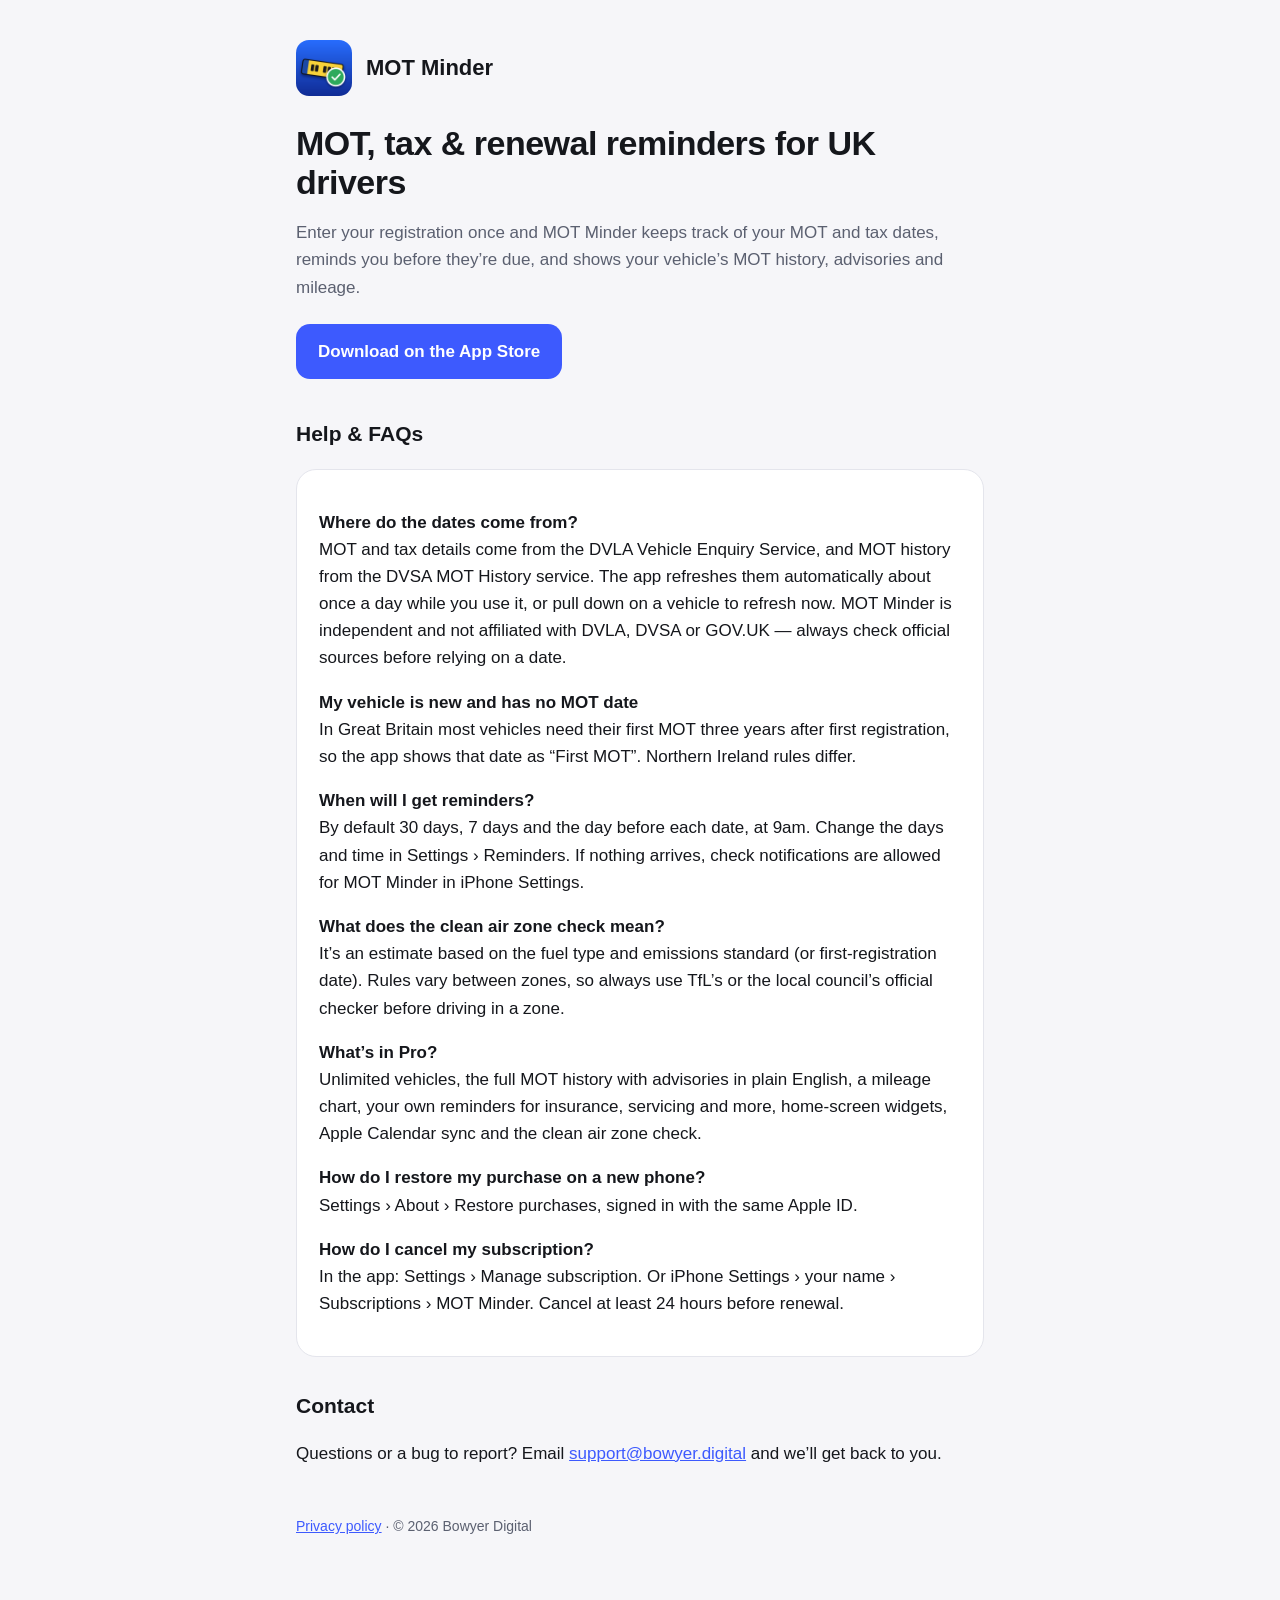
<file: index.html>
<!doctype html>
<html lang="en-GB">
<head>
<meta charset="utf-8">
<meta name="viewport" content="width=device-width, initial-scale=1">
<title>MOT Minder – Help & Support</title>
<meta name="description" content="MOT Minder: MOT, tax, insurance and service reminders for UK drivers. Help, FAQs and support.">
<link rel="icon" href="icon.png">
<link rel="stylesheet" href="style.css">
</head>
<body>
<main>
  <header><img src="icon.png" alt=""><a href="./">MOT Minder</a></header>
  <h1>MOT, tax &amp; renewal reminders for UK drivers</h1>
  <p class="muted">Enter your registration once and MOT Minder keeps track of your MOT and tax dates, reminds you before they’re due, and shows your vehicle’s MOT history, advisories and mileage.</p>
  <p><a class="btn" href="https://apps.apple.com/app/id6838062662">Download on the App Store</a></p>

  <h2>Help &amp; FAQs</h2>
  <div class="card">
    <p><strong>Where do the dates come from?</strong><br>MOT and tax details come from the DVLA Vehicle Enquiry Service, and MOT history from the DVSA MOT History service. The app refreshes them automatically about once a day while you use it, or pull down on a vehicle to refresh now. MOT Minder is independent and not affiliated with DVLA, DVSA or GOV.UK — always check official sources before relying on a date.</p>
    <p><strong>My vehicle is new and has no MOT date</strong><br>In Great Britain most vehicles need their first MOT three years after first registration, so the app shows that date as “First MOT”. Northern Ireland rules differ.</p>
    <p><strong>When will I get reminders?</strong><br>By default 30 days, 7 days and the day before each date, at 9am. Change the days and time in Settings › Reminders. If nothing arrives, check notifications are allowed for MOT Minder in iPhone Settings.</p>
    <p><strong>What does the clean air zone check mean?</strong><br>It’s an estimate based on the fuel type and emissions standard (or first-registration date). Rules vary between zones, so always use TfL’s or the local council’s official checker before driving in a zone.</p>
    <p><strong>What’s in Pro?</strong><br>Unlimited vehicles, the full MOT history with advisories in plain English, a mileage chart, your own reminders for insurance, servicing and more, home-screen widgets, Apple Calendar sync and the clean air zone check.</p>
    <p><strong>How do I restore my purchase on a new phone?</strong><br>Settings › About › Restore purchases, signed in with the same Apple ID.</p>
    <p><strong>How do I cancel my subscription?</strong><br>In the app: Settings › Manage subscription. Or iPhone Settings › your name › Subscriptions › MOT Minder. Cancel at least 24 hours before renewal.</p>
  </div>

  <h2>Contact</h2>
  <p>Questions or a bug to report? Email <a href="mailto:support@bowyer.digital">support@bowyer.digital</a> and we’ll get back to you.</p>

  <footer><a href="privacy.html">Privacy policy</a> · © 2026 Bowyer Digital</footer>
</main>
</body>
</html>
</file>
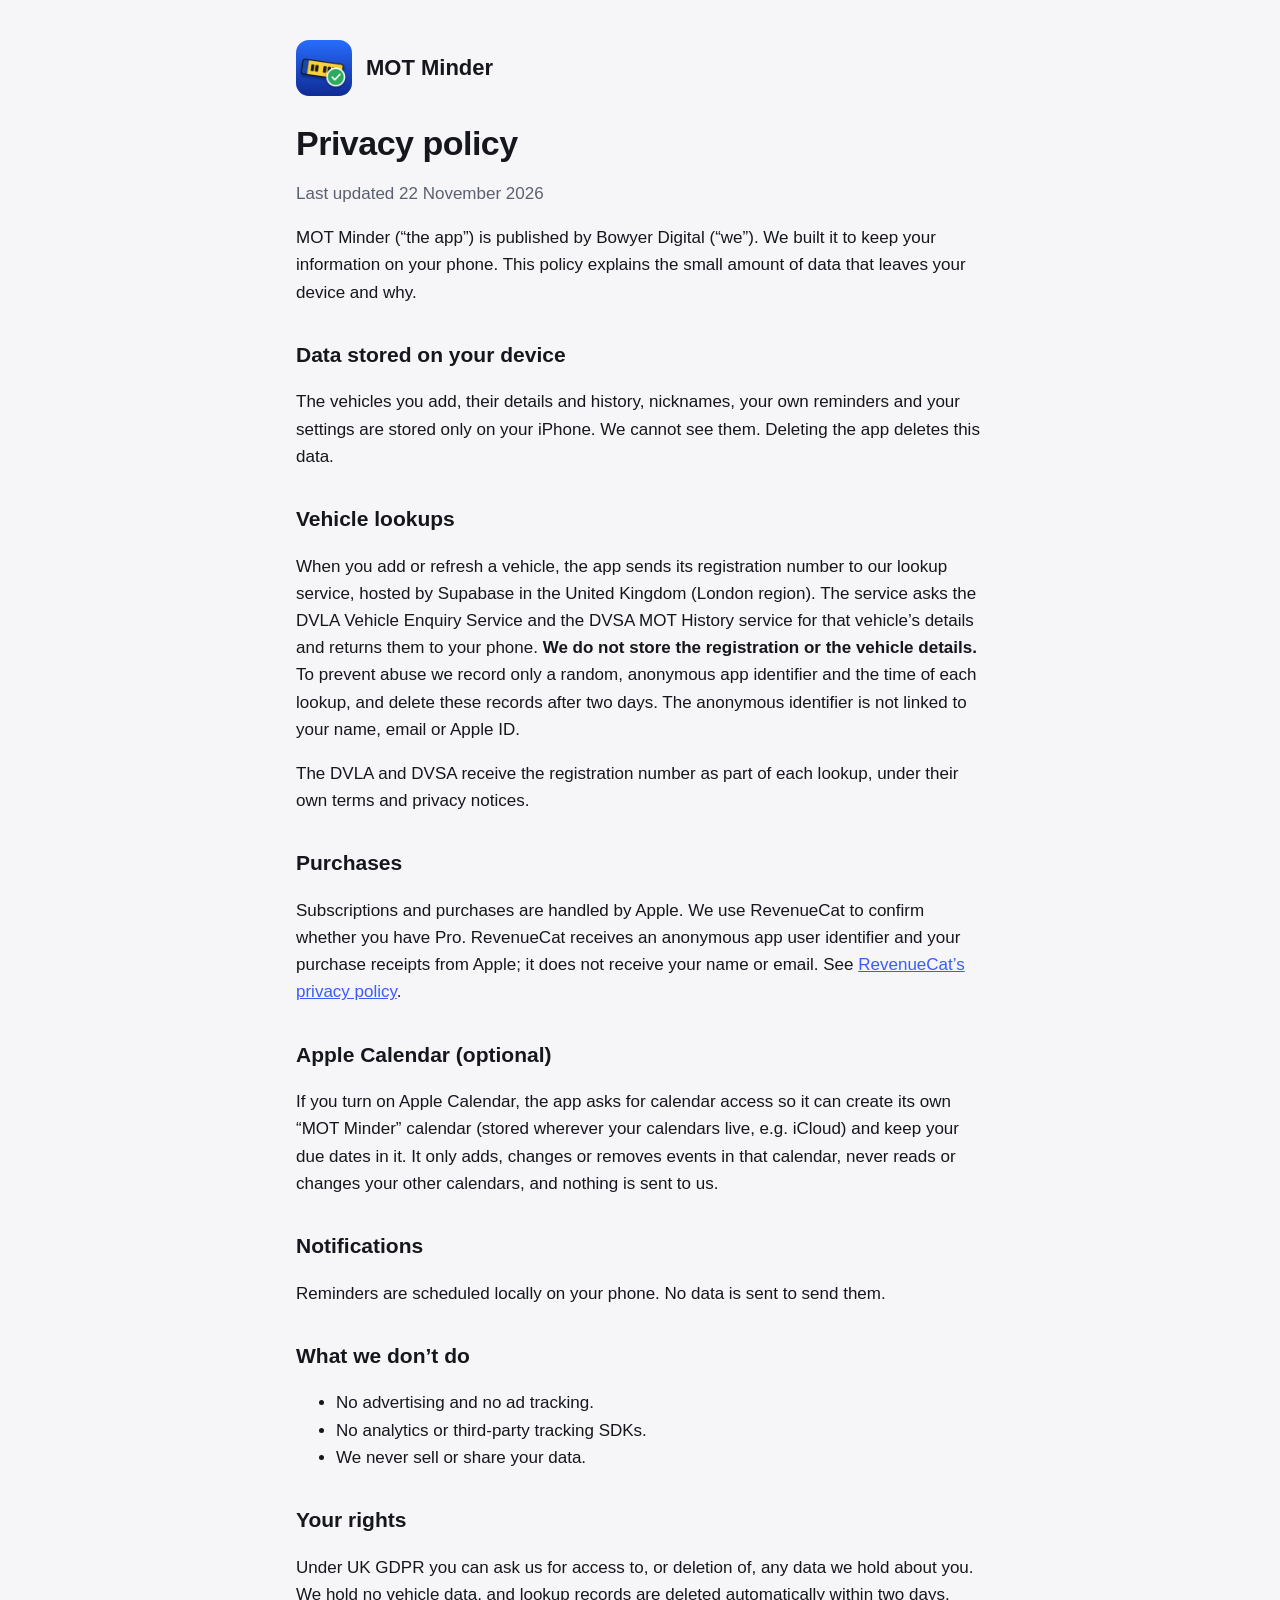
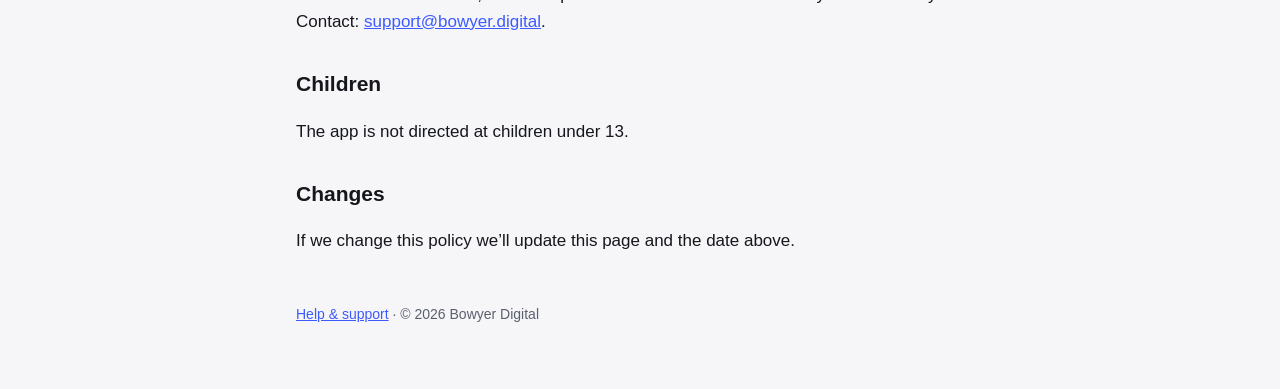
<file: privacy.html>
<!doctype html>
<html lang="en-GB">
<head>
<meta charset="utf-8">
<meta name="viewport" content="width=device-width, initial-scale=1">
<title>MOT Minder – Privacy Policy</title>
<link rel="icon" href="icon.png">
<link rel="stylesheet" href="style.css">
</head>
<body>
<main>
  <header><img src="icon.png" alt=""><a href="./">MOT Minder</a></header>
  <h1>Privacy policy</h1>
  <p class="muted">Last updated 22 November 2026</p>

  <p>MOT Minder (“the app”) is published by Bowyer Digital (“we”). We built it to keep your information on your phone. This policy explains the small amount of data that leaves your device and why.</p>

  <h2>Data stored on your device</h2>
  <p>The vehicles you add, their details and history, nicknames, your own reminders and your settings are stored only on your iPhone. We cannot see them. Deleting the app deletes this data.</p>

  <h2>Vehicle lookups</h2>
  <p>When you add or refresh a vehicle, the app sends its registration number to our lookup service, hosted by Supabase in the United Kingdom (London region). The service asks the DVLA Vehicle Enquiry Service and the DVSA MOT History service for that vehicle’s details and returns them to your phone. <strong>We do not store the registration or the vehicle details.</strong> To prevent abuse we record only a random, anonymous app identifier and the time of each lookup, and delete these records after two days. The anonymous identifier is not linked to your name, email or Apple ID.</p>
  <p>The DVLA and DVSA receive the registration number as part of each lookup, under their own terms and privacy notices.</p>

  <h2>Purchases</h2>
  <p>Subscriptions and purchases are handled by Apple. We use RevenueCat to confirm whether you have Pro. RevenueCat receives an anonymous app user identifier and your purchase receipts from Apple; it does not receive your name or email. See <a href="https://www.revenuecat.com/privacy">RevenueCat’s privacy policy</a>.</p>

  <h2>Apple Calendar (optional)</h2>
  <p>If you turn on Apple Calendar, the app asks for calendar access so it can create its own “MOT Minder” calendar (stored wherever your calendars live, e.g. iCloud) and keep your due dates in it. It only adds, changes or removes events in that calendar, never reads or changes your other calendars, and nothing is sent to us.</p>

  <h2>Notifications</h2>
  <p>Reminders are scheduled locally on your phone. No data is sent to send them.</p>

  <h2>What we don’t do</h2>
  <ul>
    <li>No advertising and no ad tracking.</li>
    <li>No analytics or third-party tracking SDKs.</li>
    <li>We never sell or share your data.</li>
  </ul>

  <h2>Your rights</h2>
  <p>Under UK GDPR you can ask us for access to, or deletion of, any data we hold about you. We hold no vehicle data, and lookup records are deleted automatically within two days. Contact: <a href="mailto:support@bowyer.digital">support@bowyer.digital</a>.</p>

  <h2>Children</h2>
  <p>The app is not directed at children under 13.</p>

  <h2>Changes</h2>
  <p>If we change this policy we’ll update this page and the date above.</p>

  <footer><a href="./">Help &amp; support</a> · © 2026 Bowyer Digital</footer>
</main>
</body>
</html>
</file>
<file: style.css>
:root{--bg:#f6f6f9;--card:#fff;--ink:#15171c;--muted:#5b6070;--accent:#3d5afe;--amber:#f6b042;--border:#e4e5ec}
@media (prefers-color-scheme:dark){:root{--bg:#111318;--card:#1b1e25;--ink:#eceef4;--muted:#a3a8b8;--accent:#8c9eff;--border:#2a2e38}}
*{box-sizing:border-box}
body{margin:0;background:var(--bg);color:var(--ink);font:17px/1.6 -apple-system,BlinkMacSystemFont,"Segoe UI",Roboto,sans-serif}
main{max-width:720px;margin:0 auto;padding:40px 16px 64px}
header{display:flex;align-items:center;gap:14px;margin-bottom:28px}
header img{width:56px;height:56px;border-radius:13px}
header a{color:inherit;text-decoration:none;font-weight:800;font-size:22px}
h1{font-size:34px;line-height:1.15;letter-spacing:-.5px;margin:0 0 12px}
h2{font-size:21px;margin:32px 0 8px}
p,li{color:var(--ink)}
.muted{color:var(--muted)}
.card{background:var(--card);border:1px solid var(--border);border-radius:20px;padding:22px;margin:18px 0}
.btn{display:inline-block;background:var(--accent);color:#fff;font-weight:700;padding:14px 22px;border-radius:14px;text-decoration:none;margin:6px 8px 6px 0}
.btn.secondary{background:transparent;color:var(--accent);border:2px solid var(--accent)}
.code{font-size:38px;font-weight:800;letter-spacing:6px;font-variant-numeric:tabular-nums}
a{color:var(--accent)}
footer{margin-top:48px;font-size:14px;color:var(--muted)}
</file>
